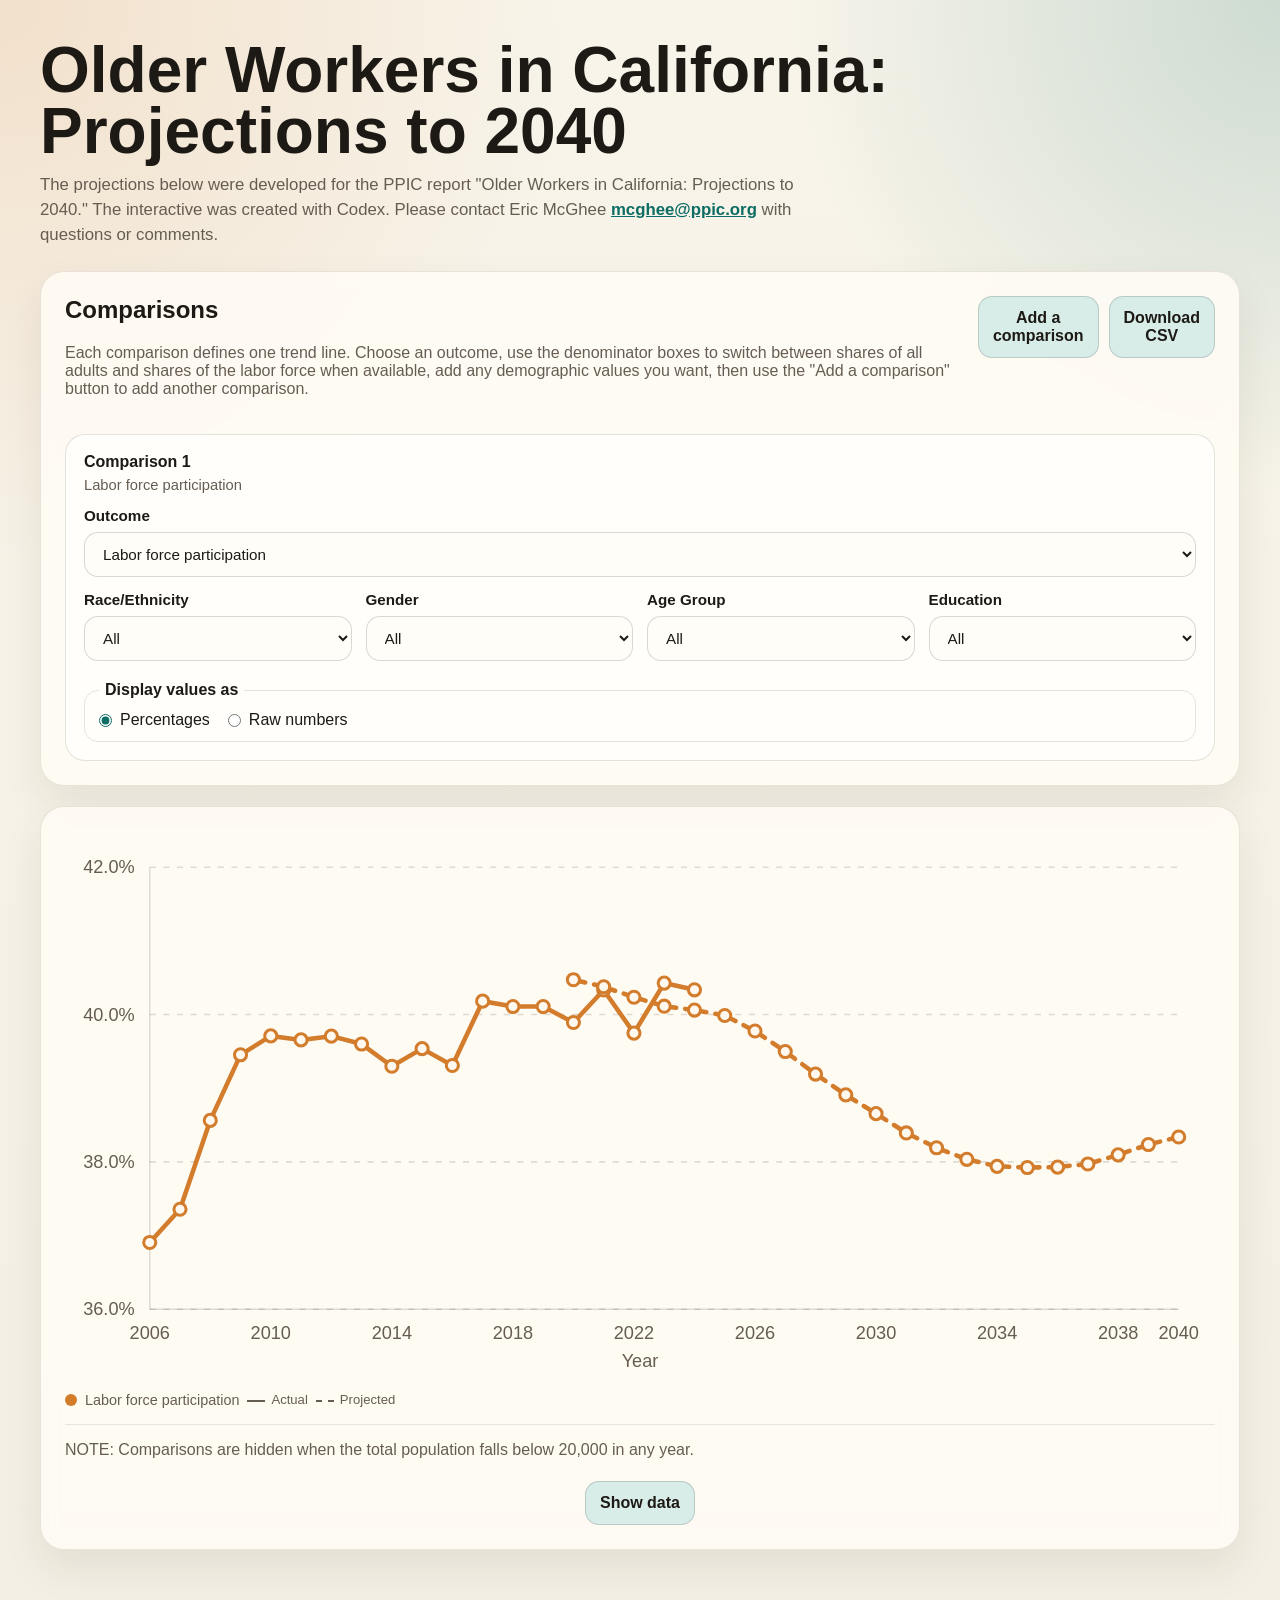
<file: index.html>
<!doctype html>
<html lang="en">
  <head>
    <meta charset="utf-8">
    <meta name="viewport" content="width=device-width, initial-scale=1">
    <title>Older Workers in California: Projections to 2040</title>
    <link rel="stylesheet" href="./styles.css?v=20260902-highlight-fix">
  </head>
  <body>
    <main class="layout">
      <section class="hero">
        <h1>Older Workers in California: Projections to 2040</h1>
        <p class="intro">
          The projections below were developed for the PPIC report "Older Workers in California: Projections to 2040." The interactive was created with Codex. Please contact Eric McGhee <a href="mailto:mcghee@ppic.org">mcghee@ppic.org</a> with questions or comments.
        </p>
      </section>

      <section class="panel controls-panel">
        <div class="controls-header">
          <div>
            <h2>Comparisons</h2>
            <p>Each comparison defines one trend line. Choose an outcome, use the denominator boxes to switch between shares of all adults and shares of the labor force when available, add any demographic values you want, then use the "Add a comparison" button to add another comparison.</p>
          </div>
          <div class="controls-actions">
            <button id="add-comparison-button" class="button add-button" type="button">Add a comparison</button>
            <button id="download-button" class="button secondary" type="button">Download CSV</button>
          </div>
        </div>

        <div id="comparison-list" class="comparison-list"></div>
        <p id="outcome-note" class="outcome-note" hidden>* From the <a href="https://www.ppic.org/publication/poverty-in-california/" target="_blank" rel="noopener noreferrer">California Poverty Measure</a>.</p>
      </section>

      <section class="results-grid">
        <article class="panel chart-panel">
          <div id="chart" class="chart" aria-live="polite"></div>
          <div id="chart-tooltip" class="chart-tooltip" role="tooltip" hidden></div>
          <div id="chart-details" class="chart-details">
            <p>NOTE: Comparisons are hidden when the total population falls below 20,000 in any year.</p>
            <span id="selection-summary" class="sr-only">Loading data...</span>
          </div>
          <div class="results-toggle">
            <button id="results-toggle-button" class="button secondary" type="button" aria-controls="table-panel" aria-pressed="false">Show data</button>
          </div>
          <div id="table-panel" class="table-panel" hidden>
            <div class="table-wrap">
              <table>
                <thead id="results-head"></thead>
                <tbody id="results-body"></tbody>
              </table>
            </div>
          </div>
        </article>
      </section>
    </main>

    <script type="module" src="./app.js?v=20260902-highlight-fix"></script>
  </body>
</html>
</file>
<file: styles.css>
:root {
  --bg: #f3efe4;
  --panel: rgba(255, 252, 245, 0.88);
  --panel-border: rgba(75, 52, 24, 0.12);
  --text: #1d1a16;
  --muted: #665d52;
  --accent: #0d6c63;
  --accent-soft: #d8ece8;
  --line: #d27c2c;
  --shadow: 0 18px 40px rgba(52, 35, 12, 0.08);
  --font-text: "Proxima Nova", "Proxima Nova Regular", Arial, sans-serif;
  --font-title: "Utopia Standard", "Utopia Std", "Proxima Nova Regular", "Proxima Nova", Arial, sans-serif;
}

* {
  box-sizing: border-box;
}

[hidden] {
  display: none !important;
}

.sr-only {
  position: absolute;
  width: 1px;
  height: 1px;
  padding: 0;
  margin: -1px;
  overflow: hidden;
  clip: rect(0, 0, 0, 0);
  white-space: nowrap;
  border: 0;
}

body {
  margin: 0;
  font-family: var(--font-text);
  color: var(--text);
  background:
    radial-gradient(circle at top left, rgba(210, 124, 44, 0.16), transparent 28%),
    radial-gradient(circle at top right, rgba(13, 108, 99, 0.18), transparent 24%),
    linear-gradient(180deg, #f8f4ea 0%, var(--bg) 100%);
}

.layout {
  max-width: 1240px;
  margin: 0 auto;
  padding: 40px 20px 56px;
}

.hero {
  margin-bottom: 24px;
}

.eyebrow {
  margin: 0 0 8px;
  text-transform: uppercase;
  letter-spacing: 0.14em;
  font-size: 0.78rem;
  color: var(--accent);
}

h1,
h2,
p {
  margin-top: 0;
}

h1 {
  font-family: var(--font-title);
  margin-bottom: 10px;
  font-size: clamp(2.2rem, 5vw, 4.2rem);
  line-height: 0.95;
}

.intro {
  max-width: 760px;
  color: var(--muted);
  font-size: 1.05rem;
  line-height: 1.5;
}

.intro a,
.outcome-note a {
  color: var(--accent);
  font-weight: 700;
}

.panel {
  background: var(--panel);
  border: 1px solid var(--panel-border);
  border-radius: 24px;
  box-shadow: var(--shadow);
  backdrop-filter: blur(8px);
}

.controls-panel {
  padding: 24px;
}

.controls-header,
.panel-heading {
  display: flex;
  justify-content: space-between;
  gap: 16px;
  align-items: flex-start;
}

.controls-header p,
.panel-heading p {
  color: var(--muted);
}

.control {
  display: flex;
  flex-direction: column;
  gap: 8px;
  font-size: 0.95rem;
}

.control span {
  font-weight: 700;
}

.denominator-control {
  margin-top: 14px;
}

.denominator-options {
  display: grid;
  grid-template-columns: repeat(auto-fit, minmax(220px, 1fr));
  gap: 12px;
}

.denominator-option {
  display: flex;
  gap: 10px;
  align-items: center;
  min-height: 56px;
  padding: 12px 14px;
  border-radius: 16px;
  border: 1px solid rgba(29, 26, 22, 0.16);
  background: #fffdf8;
  font-family: var(--font-text);
  font-size: 0.92rem;
  line-height: 1.35;
}

.denominator-option input {
  margin: 0;
  accent-color: var(--accent);
}

.denominator-option span {
  font-weight: 400;
}

select,
.button {
  border-radius: 14px;
  border: 1px solid rgba(29, 26, 22, 0.16);
  background: #fffdf8;
  color: var(--text);
  padding: 12px 14px;
  font: inherit;
}

select {
  width: 100%;
}

select:focus,
.button:focus {
  outline: 2px solid rgba(13, 108, 99, 0.28);
  outline-offset: 2px;
}

.button {
  cursor: pointer;
  font-weight: 700;
}

.button.secondary {
  background: var(--accent-soft);
}

.controls-actions {
  display: flex;
  gap: 10px;
  align-items: center;
}

.add-button {
  background: var(--accent-soft);
}

.button.ghost {
  background: transparent;
  border-color: rgba(29, 26, 22, 0.12);
}

.comparison-list {
  display: grid;
  gap: 16px;
  margin-top: 20px;
}

.value-format-control {
  display: flex;
  flex-wrap: wrap;
  gap: 12px 18px;
  align-items: center;
  margin: 20px 0 0;
  padding: 12px 14px;
  border: 1px solid rgba(29, 26, 22, 0.12);
  border-radius: 14px;
}

.value-format-control legend {
  padding: 0 6px;
  font-weight: 700;
}

.value-format-control label {
  display: inline-flex;
  gap: 8px;
  align-items: center;
}

.value-format-control input {
  margin: 0;
  accent-color: var(--accent);
}

.outcome-note {
  margin: 16px 0 0;
  color: var(--muted);
  font-family: Arial, sans-serif;
  font-size: 0.9rem;
  line-height: 1.4;
}

.comparison-card {
  padding: 18px;
  border-radius: 20px;
  border: 1px solid rgba(29, 26, 22, 0.12);
  background: rgba(255, 255, 255, 0.58);
}

.comparison-card-header {
  display: flex;
  justify-content: space-between;
  align-items: flex-start;
  gap: 12px;
  margin-bottom: 14px;
}

.comparison-card-header h3 {
  margin: 0 0 6px;
  font-size: 1rem;
}

.comparison-card-header p {
  margin: 0;
  color: var(--muted);
  font-size: 0.92rem;
}

.comparison-grid {
  display: grid;
  grid-template-columns: repeat(auto-fit, minmax(240px, 1fr));
  gap: 14px;
}

.control-wide {
  grid-column: 1 / -1;
}

.results-grid {
  margin-top: 20px;
}

.chart-panel {
  position: relative;
  padding: 24px;
}

.metric {
  min-width: 92px;
  padding: 12px 14px;
  border-radius: 18px;
  background: #fff;
  border: 1px solid rgba(29, 26, 22, 0.08);
}

.metric-label {
  display: block;
  color: var(--muted);
  font-size: 0.8rem;
  margin-bottom: 6px;
}

.chart {
  min-height: 380px;
}

.chart svg {
  width: 100%;
  height: 100%;
  overflow: visible;
}

.chart-empty {
  display: grid;
  place-items: center;
  min-height: 320px;
  color: var(--muted);
  border: 1px dashed rgba(29, 26, 22, 0.18);
  border-radius: 18px;
  background: rgba(255, 255, 255, 0.45);
}

.chart-details {
  margin-top: 16px;
  padding-top: 16px;
  border-top: 1px solid rgba(29, 26, 22, 0.1);
  color: var(--muted);
}

.chart-details p {
  margin-bottom: 8px;
}

.chart-details p:last-child {
  margin-bottom: 0;
}

.results-toggle {
  display: flex;
  justify-content: center;
  margin-top: 22px;
}

.table-panel {
  margin-top: 22px;
  padding-top: 4px;
  border-top: 1px solid rgba(29, 26, 22, 0.12);
}

.axis,
.grid-line {
  stroke: rgba(29, 26, 22, 0.14);
  stroke-width: 1;
}

.grid-line {
  stroke-dasharray: 4 5;
}

.series-line {
  fill: none;
  stroke-width: 3;
  stroke-linecap: round;
  stroke-linejoin: round;
}

.series-point {
  fill: #fff8ee;
  stroke-width: 2;
}

.series-point-group {
  cursor: pointer;
}

.series-point-hit {
  fill: transparent;
  stroke: transparent;
}

.chart-hover-marker {
  fill: rgba(255, 253, 248, 0.45);
  stroke-width: 3;
  pointer-events: none;
}

.chart-tooltip {
  position: absolute;
  z-index: 2;
  max-width: 260px;
  padding: 10px 12px;
  border: 1px solid rgba(29, 26, 22, 0.16);
  border-radius: 10px;
  background: #fffdf8;
  box-shadow: 0 10px 24px rgba(52, 35, 12, 0.16);
  color: var(--text);
  font-family: var(--font-text);
  font-size: 0.85rem;
  line-height: 1.4;
  pointer-events: none;
  white-space: pre-line;
}

.legend {
  display: flex;
  flex-wrap: wrap;
  gap: 12px 16px;
  margin-top: 12px;
  font-family: var(--font-text);
  color: var(--muted);
  font-size: 0.9rem;
}

.legend-item {
  display: inline-flex;
  gap: 8px;
  align-items: center;
  flex-wrap: wrap;
}

.legend-swatch {
  width: 12px;
  height: 12px;
  border-radius: 999px;
}

.legend-style {
  font-size: 0.82rem;
  color: var(--muted);
}

.legend-style::before {
  content: "";
  display: inline-block;
  width: 18px;
  height: 0;
  margin-right: 6px;
  border-top: 2px solid currentColor;
  vertical-align: middle;
}

.dashed-style::before {
  border-top-style: dashed;
}

.dotted-style::before {
  border-top-style: dotted;
  border-top-width: 3px;
}

.axis-label,
.tick-label {
  fill: var(--muted);
  font-size: 12px;
  font-family: var(--font-text);
}

.tooltip-text {
  font-size: 12px;
  fill: var(--text);
  font-family: var(--font-text);
}

.table-wrap {
  margin-top: 20px;
  overflow-x: auto;
}

table {
  width: 100%;
  border-collapse: collapse;
  font-family: var(--font-text);
}

th,
td {
  padding: 12px 10px;
  border-bottom: 1px solid rgba(29, 26, 22, 0.1);
  text-align: left;
  vertical-align: top;
}

th {
  font-size: 0.84rem;
  text-transform: uppercase;
  letter-spacing: 0.04em;
  color: var(--muted);
}

code {
  font-family: "SFMono-Regular", Consolas, monospace;
}

.cell-meta {
  display: inline-block;
  margin-top: 4px;
  color: var(--muted);
  font-size: 0.82rem;
}

@media (max-width: 900px) {
  .controls-header,
  .panel-heading {
    flex-direction: column;
  }

  .controls-actions {
    width: 100%;
  }

  .metric {
    min-width: 0;
  }
}
</file>
